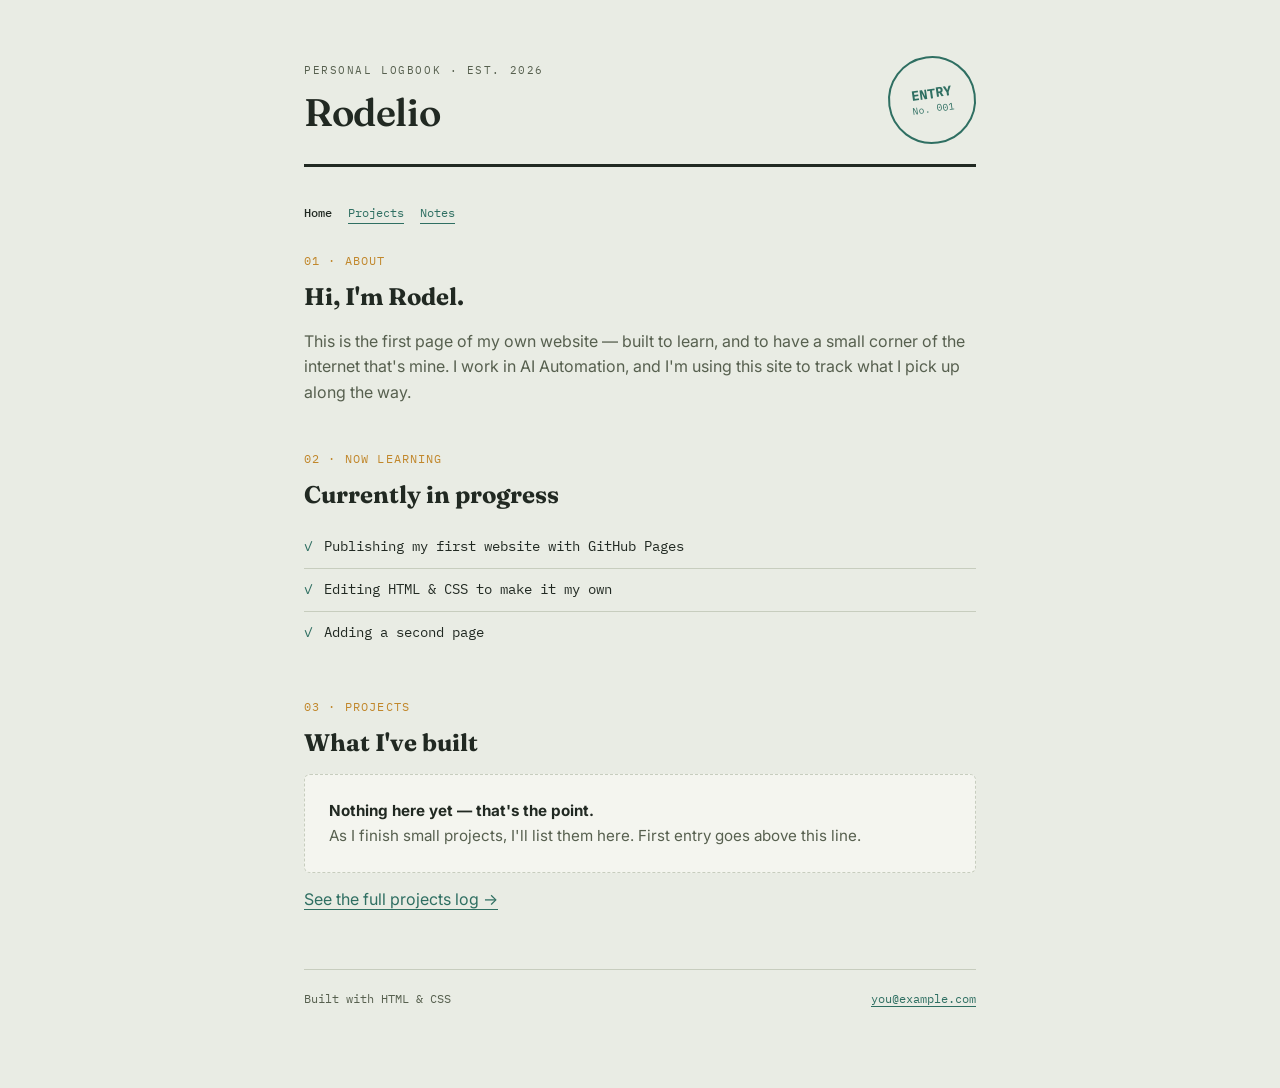
<file: index.html>
<!DOCTYPE html>
<html lang="en">
<head>
<meta charset="UTF-8">
<meta name="viewport" content="width=device-width, initial-scale=1.0">
<title>Rodelio Racadio — Logbook</title>
<link rel="stylesheet" href="style.css">
</head>
<body>
<div class="wrap">
  <header class="masthead">
    <div>
      <span class="kicker">Personal Logbook · Est. 2026</span>
      <h1>Rodelio</h1>
    </div>
    <div class="stamp"><span><b>ENTRY</b>No. 001</span></div>
  </header>

  <nav class="page-nav">
    <a href="index.html" class="active">Home</a>
    <a href="projects.html">Projects</a>
    <a href="notes.html">Notes</a>
  </nav>

  <section class="entry">
    <span class="entry-label">01 · About</span>
    <h2>Hi, I'm Rodel.</h2>
    <p>This is the first page of my own website — built to learn, and to have a small corner of the internet that's mine. I work in AI Automation, and I'm using this site to track what I pick up along the way.</p>
  </section>

  <section class="entry">
    <span class="entry-label">02 · Now Learning</span>
    <h2>Currently in progress</h2>
    <ul class="log">
      <li><span class="tick">✓</span> Publishing my first website with GitHub Pages</li>
      <li><span class="tick">✓</span> Editing HTML &amp; CSS to make it my own</li>
      <li><span class="tick">✓</span> Adding a second page</li>
    </ul>
  </section>

  <section class="entry">
    <span class="entry-label">03 · Projects</span>
    <h2>What I've built</h2>
    <div class="empty-card">
      <b>Nothing here yet — that's the point.</b><br>
      As I finish small projects, I'll list them here. First entry goes above this line.
    </div>
    <p style="margin-top:14px;"><a class="social" href="projects.html">See the full projects log →</a></p>
  </section>

  <footer>
    <span>Built with HTML &amp; CSS</span>
    <span><a class="social" href="mailto:you@example.com">you@example.com</a></span>
  </footer>
</div>
</body>
</html>
</file>
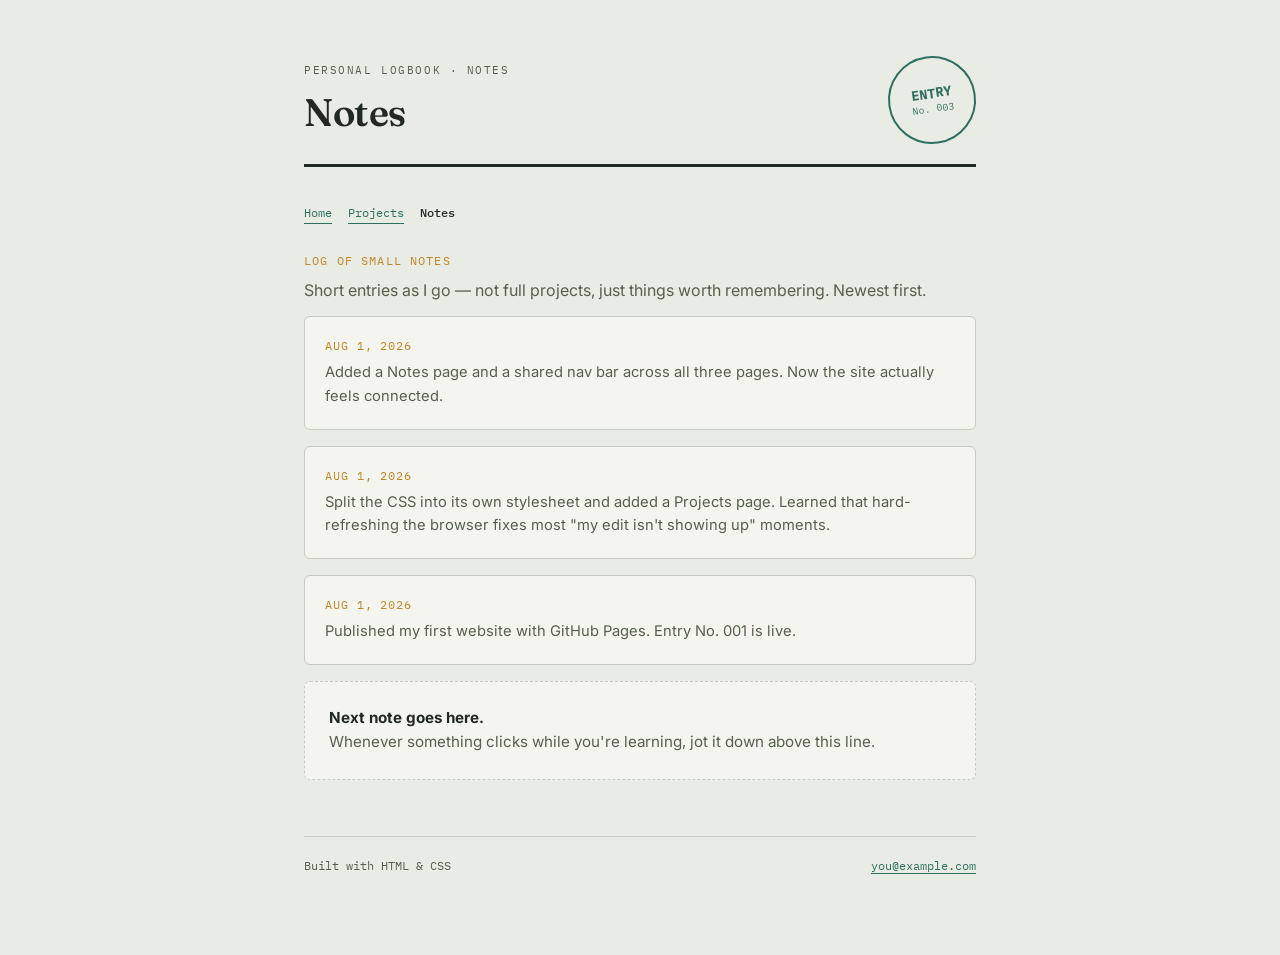
<file: notes.html>
<!DOCTYPE html>
<html lang="en">
<head>
<meta charset="UTF-8">
<meta name="viewport" content="width=device-width, initial-scale=1.0">
<title>Notes — Rodelio Racadio</title>
<link rel="stylesheet" href="style.css">
</head>
<body>
<div class="wrap">
  <header class="masthead">
    <div>
      <span class="kicker">Personal Logbook · Notes</span>
      <h1>Notes</h1>
    </div>
    <div class="stamp"><span><b>ENTRY</b>No. 003</span></div>
  </header>

  <nav class="page-nav">
    <a href="index.html">Home</a>
    <a href="projects.html">Projects</a>
    <a href="notes.html" class="active">Notes</a>
  </nav>

  <section class="entry">
    <span class="entry-label">Log of small notes</span>
    <p>Short entries as I go — not full projects, just things worth remembering. Newest first.</p>

    <div class="note-entry">
      <span class="date">Aug 1, 2026</span>
      <p>Added a Notes page and a shared nav bar across all three pages. Now the site actually feels connected.</p>
    </div>

    <div class="note-entry">
      <span class="date">Aug 1, 2026</span>
      <p>Split the CSS into its own stylesheet and added a Projects page. Learned that hard-refreshing the browser fixes most "my edit isn't showing up" moments.</p>
    </div>

    <div class="note-entry">
      <span class="date">Aug 1, 2026</span>
      <p>Published my first website with GitHub Pages. Entry No. 001 is live.</p>
    </div>

    <div class="empty-card">
      <b>Next note goes here.</b><br>
      Whenever something clicks while you're learning, jot it down above this line.
    </div>
  </section>

  <footer>
    <span>Built with HTML &amp; CSS</span>
    <span><a class="social" href="mailto:you@example.com">you@example.com</a></span>
  </footer>
</div>
</body>
</html>
</file>
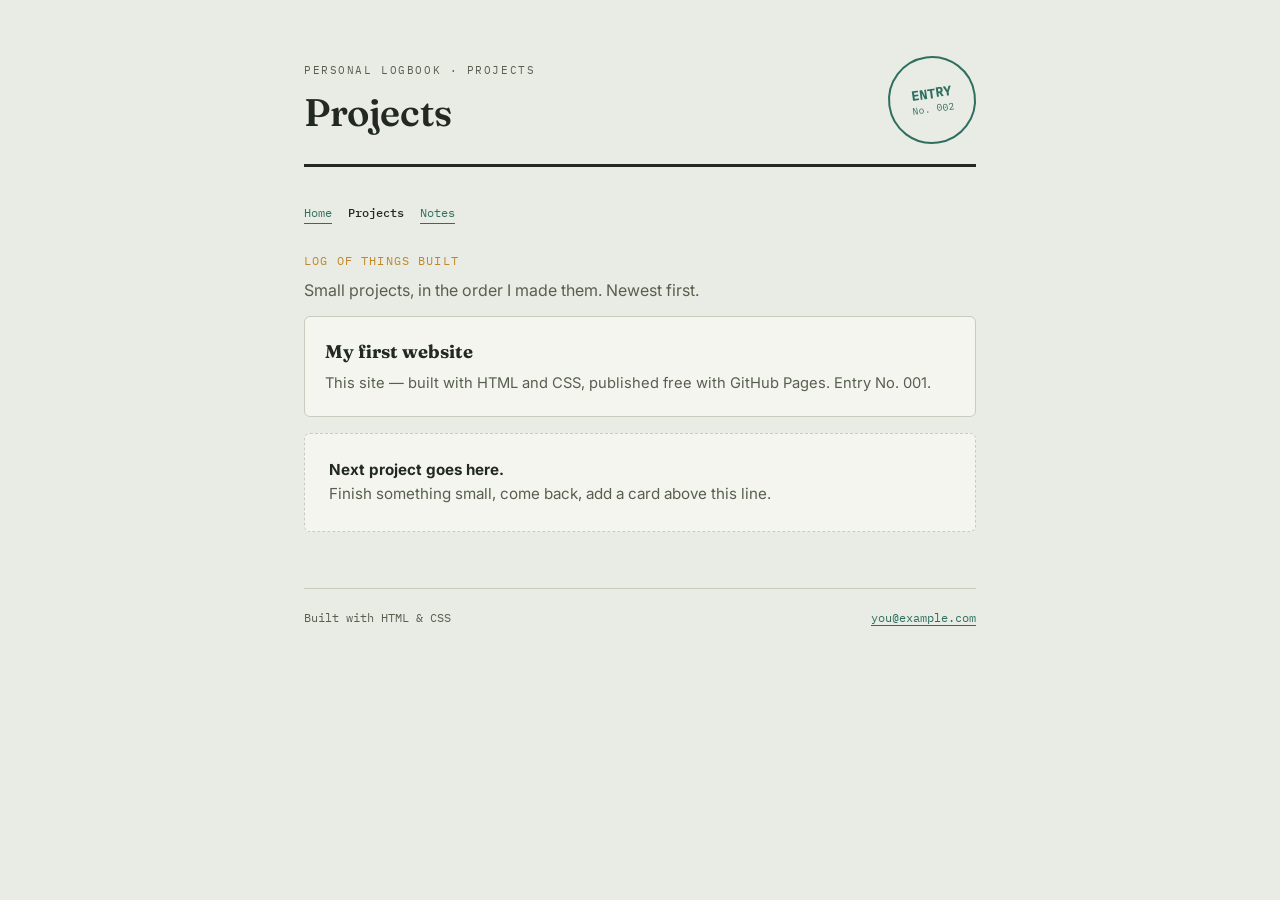
<file: projects.html>
<!DOCTYPE html>
<html lang="en">
<head>
<meta charset="UTF-8">
<meta name="viewport" content="width=device-width, initial-scale=1.0">
<title>Projects — Rodelio Racadio</title>
<link rel="stylesheet" href="style.css">
</head>
<body>
<div class="wrap">
  <header class="masthead">
    <div>
      <span class="kicker">Personal Logbook · Projects</span>
      <h1>Projects</h1>
    </div>
    <div class="stamp"><span><b>ENTRY</b>No. 002</span></div>
  </header>

  <nav class="page-nav">
    <a href="index.html">Home</a>
    <a href="projects.html" class="active">Projects</a>
    <a href="notes.html">Notes</a>
  </nav>

  <section class="entry">
    <span class="entry-label">Log of things built</span>
    <p>Small projects, in the order I made them. Newest first.</p>

    <div class="project-card">
      <h3>My first website</h3>
      <p>This site — built with HTML and CSS, published free with GitHub Pages. Entry No. 001.</p>
    </div>

    <div class="empty-card">
      <b>Next project goes here.</b><br>
      Finish something small, come back, add a card above this line.
    </div>
  </section>

  <footer>
    <span>Built with HTML &amp; CSS</span>
    <span><a class="social" href="mailto:you@example.com">you@example.com</a></span>
  </footer>
</div>
</body>
</html>
</file>
<file: style.css>
@import url('https://fonts.googleapis.com/css2?family=Fraunces:opsz,wght@9..144,400;9..144,600&family=IBM+Plex+Mono:wght@400;500&family=Inter:wght@400;500&display=swap');

:root{
  --paper: #E9ECE4;
  --paper-card: #F4F5EF;
  --ink: #212922;
  --ink-soft: #57604F;
  --teal: #2F6F62;
  --mustard: #C1872B;
  --rule: #C7CDBE;
}
*{box-sizing:border-box;}
body{
  margin:0;
  background:var(--paper);
  color:var(--ink);
  font-family:'Inter',sans-serif;
  line-height:1.6;
}
.wrap{max-width:720px;margin:0 auto;padding:56px 24px 80px;}

header.masthead{
  display:flex;justify-content:space-between;align-items:flex-start;
  border-bottom:3px solid var(--ink);
  padding-bottom:20px;margin-bottom:36px;
  gap:16px;
}
.masthead h1{
  font-family:'Fraunces',serif;font-weight:600;font-size:2.4rem;margin:0;letter-spacing:-0.01em;
}
.masthead .kicker{
  font-family:'IBM Plex Mono',monospace;font-size:0.7rem;letter-spacing:0.14em;text-transform:uppercase;color:var(--ink-soft);
}

.stamp{
  width:88px;height:88px;border:2px solid var(--teal);border-radius:50%;
  display:flex;align-items:center;justify-content:center;text-align:center;
  transform:rotate(-8deg);flex-shrink:0;
  font-family:'IBM Plex Mono',monospace;font-size:0.6rem;color:var(--teal);
  line-height:1.3;padding:6px;transition:transform .3s ease;
}
.stamp:hover{transform:rotate(0deg) scale(1.05);}
.stamp b{display:block;font-size:0.85rem;}

.entry{margin-bottom:44px;}
.entry-label{
  font-family:'IBM Plex Mono',monospace;font-size:0.72rem;letter-spacing:0.1em;
  color:var(--mustard);text-transform:uppercase;margin-bottom:8px;display:block;
}
.entry h2{font-family:'Fraunces',serif;font-size:1.5rem;margin:0 0 12px;}
.entry p{color:var(--ink-soft);margin:0 0 12px;}

ul.log{list-style:none;padding:0;margin:0;}
ul.log li{
  display:flex;gap:12px;padding:10px 0;border-bottom:1px solid var(--rule);
  font-family:'IBM Plex Mono',monospace;font-size:0.85rem;
}
ul.log li:last-child{border-bottom:none;}
ul.log li .tick{color:var(--teal);}

.empty-card{
  border:1.5px dashed var(--rule);border-radius:6px;padding:24px;
  color:var(--ink-soft);font-size:0.95rem;background:var(--paper-card);
}
.empty-card b{color:var(--ink);}

/* Site navigation, shared across all pages */
.page-nav{
  font-family:'IBM Plex Mono',monospace;font-size:0.78rem;
  margin-bottom:28px;display:flex;gap:16px;flex-wrap:wrap;
}
.page-nav a{color:var(--teal);text-decoration:none;border-bottom:1px solid currentColor;}
.page-nav a.active{color:var(--ink);border-bottom:none;font-weight:500;pointer-events:none;}

/* Dated journal entries for the notes page */
.note-entry{
  border:1px solid var(--rule);border-radius:6px;padding:20px;
  background:var(--paper-card);margin-bottom:16px;
}
.note-entry .date{
  font-family:'IBM Plex Mono',monospace;font-size:0.72rem;color:var(--mustard);
  text-transform:uppercase;letter-spacing:0.08em;display:block;margin-bottom:6px;
}
.note-entry p{color:var(--ink-soft);margin:0;font-size:0.92rem;}

/* Project cards for the projects page */
.project-card{
  border:1px solid var(--rule);border-radius:6px;padding:20px;
  background:var(--paper-card);margin-bottom:16px;
}
.project-card h3{font-family:'Fraunces',serif;font-size:1.15rem;margin:0 0 6px;}
.project-card p{color:var(--ink-soft);margin:0;font-size:0.92rem;}

footer{
  margin-top:56px;padding-top:20px;border-top:1px solid var(--rule);
  display:flex;justify-content:space-between;flex-wrap:wrap;gap:8px;
  font-family:'IBM Plex Mono',monospace;font-size:0.72rem;color:var(--ink-soft);
}

a.social{color:var(--teal);text-decoration:none;border-bottom:1px solid currentColor;}

@media (prefers-reduced-motion: reduce){.stamp{transition:none;}}
@media (max-width:520px){
  .masthead{flex-direction:column;gap:16px;}
  .masthead h1{font-size:1.9rem;}
}
</file>
